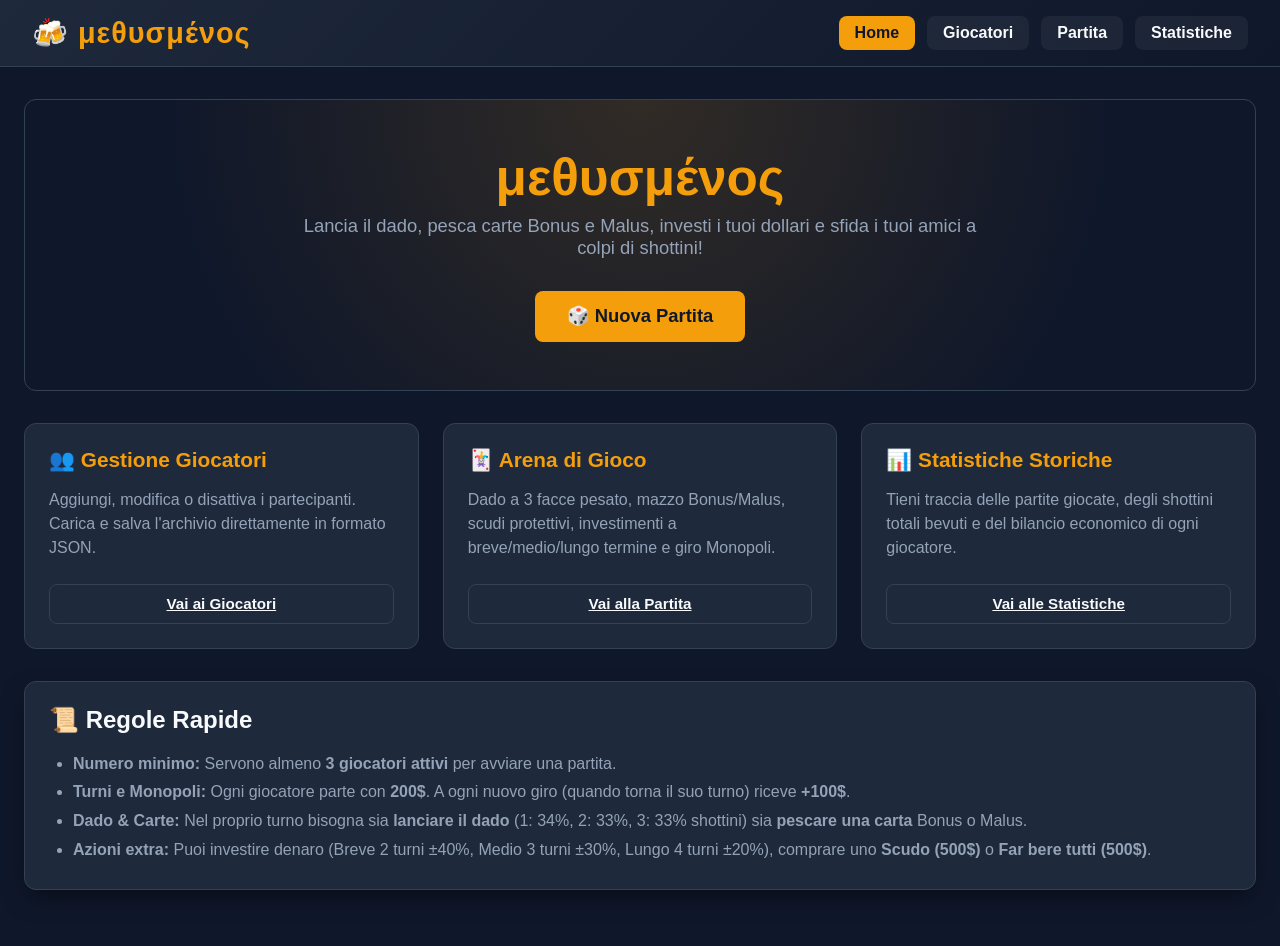
<file: codici/index/index.html>
<!DOCTYPE html>
<html lang="it">
<head>
  <meta charset="UTF-8">
  <meta name="viewport" content="width=device-width, initial-scale=1.0">
  <title>μεθυσμένος - Home</title>
  <link rel="stylesheet" href="index.css">
</head>
<body>
  <header>
    <a href="index.html" class="logo">🍻 μεθυσμένος</a>
    <nav>
      <a href="index.html" class="active">Home</a>
      <a href="../giocatori/giocatori.html">Giocatori</a>
      <a href="../partita/partita.html">Partita</a>
      <a href="../statistiche/statistiche.html">Statistiche</a>
    </nav>
  </header>

  <main>
    <section class="hero">
      <h1>μεθυσμένος</h1>
      <p>Lancia il dado, pesca carte Bonus e Malus, investi i tuoi dollari e sfida i tuoi amici a colpi di shottini!</p>
      <button id="btnOpenStartModal" class="btn btn-primary" style="font-size: 1.15rem; padding: 0.9rem 2rem;">
        🎲 Nuova Partita
      </button>
    </section>

    <div class="grid-cards">
      <div class="feature-card">
        <div>
          <h3>👥 Gestione Giocatori</h3>
          <p>Aggiungi, modifica o disattiva i partecipanti. Carica e salva l'archivio direttamente in formato JSON.</p>
        </div>
        <a href="../giocatori/giocatori.html" class="btn btn-outline">Vai ai Giocatori</a>
      </div>

      <div class="feature-card">
        <div>
          <h3>🃏 Arena di Gioco</h3>
          <p>Dado a 3 facce pesato, mazzo Bonus/Malus, scudi protettivi, investimenti a breve/medio/lungo termine e giro Monopoli.</p>
        </div>
        <a href="../partita/partita.html" class="btn btn-outline">Vai alla Partita</a>
      </div>

      <div class="feature-card">
        <div>
          <h3>📊 Statistiche Storiche</h3>
          <p>Tieni traccia delle partite giocate, degli shottini totali bevuti e del bilancio economico di ogni giocatore.</p>
        </div>
        <a href="../statistiche/statistiche.html" class="btn btn-outline">Vai alle Statistiche</a>
      </div>
    </div>

    <div class="card">
      <h2>📜 Regole Rapide</h2>
      <ul style="padding-left: 1.5rem; color: var(--text-muted); line-height: 1.8;">
        <li><strong>Numero minimo:</strong> Servono almeno <strong>3 giocatori attivi</strong> per avviare una partita.</li>
        <li><strong>Turni e Monopoli:</strong> Ogni giocatore parte con <strong>200$</strong>. A ogni nuovo giro (quando torna il suo turno) riceve <strong>+100$</strong>.</li>
        <li><strong>Dado & Carte:</strong> Nel proprio turno bisogna sia <strong>lanciare il dado</strong> (1: 34%, 2: 33%, 3: 33% shottini) sia <strong>pescare una carta</strong> Bonus o Malus.</li>
        <li><strong>Azioni extra:</strong> Puoi investire denaro (Breve 2 turni ±40%, Medio 3 turni ±30%, Lungo 4 turni ±20%), comprare uno <strong>Scudo (500$)</strong> o <strong>Far bere tutti (500$)</strong>.</li>
      </ul>
    </div>
  </main>

  <!-- Modal Avvio Partita -->
  <div id="startModal" class="modal-backdrop">
    <div class="modal">
      <div class="modal-header">
        <h3>Seleziona Giocatori (Minimo 3)</h3>
        <button class="modal-close" id="closeStartModal">&times;</button>
      </div>
      <div id="startAlert" class="alert alert-danger" style="display:none;"></div>
      <p style="color: var(--text-muted); font-size: 0.9rem;">Seleziona almeno 3 giocatori attivi dal database per iniziare la partita:</p>
      <div id="playerCheckList" class="player-selector-grid"></div>
      <div class="modal-footer">
        <a href="../giocatori/giocatori.html" class="btn btn-outline">Gestisci Giocatori</a>
        <button id="confirmStartGame" class="btn btn-success">Inizia Partita</button>
      </div>
    </div>
  </div>

  <script src="index.js"></script>
</body>
</html>
</file>
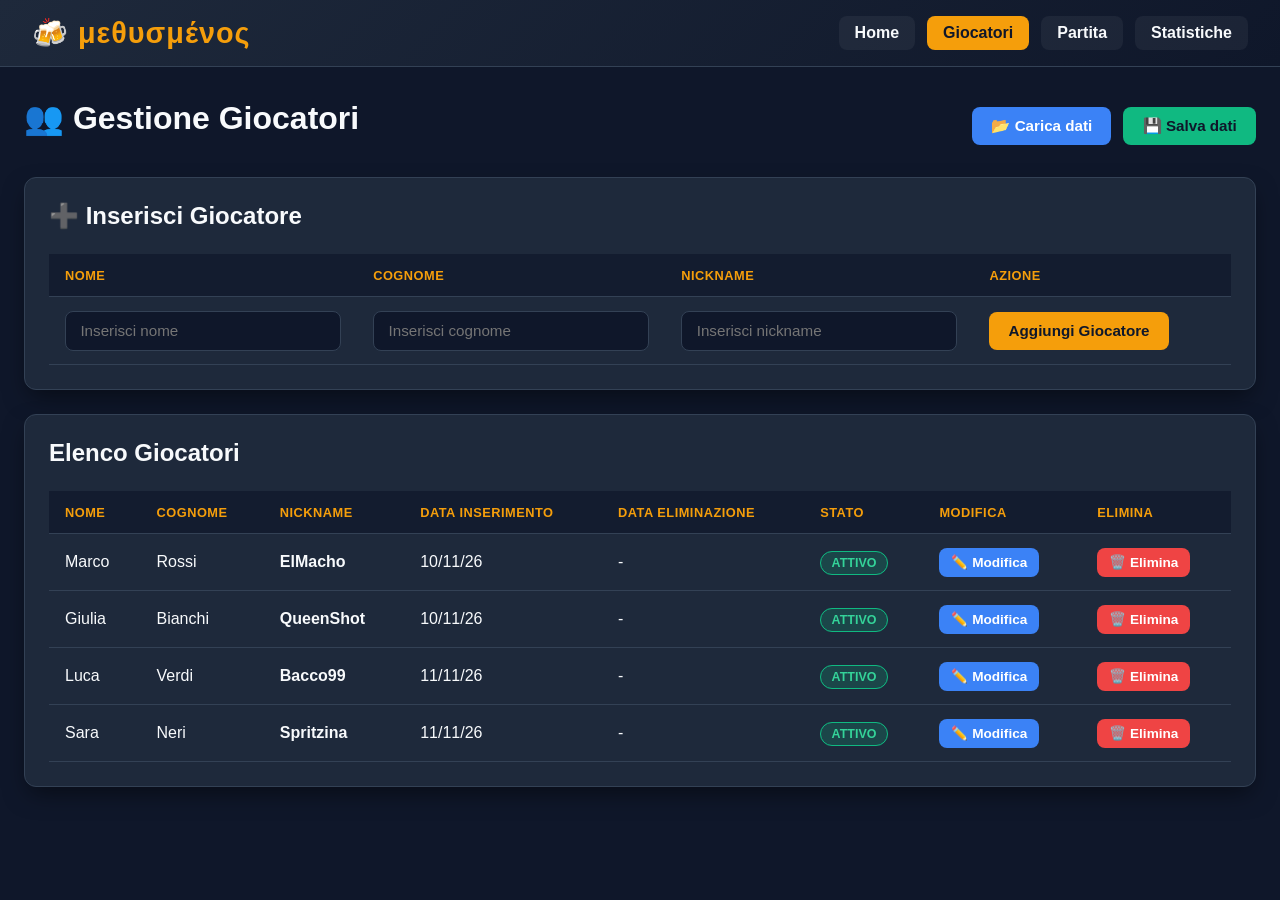
<file: codici/giocatori/giocatori.html>
<!DOCTYPE html>
<html lang="it">
<head>
  <meta charset="UTF-8">
  <meta name="viewport" content="width=device-width, initial-scale=1.0">
  <title>μεθυσμένος - Giocatori</title>
  <link rel="stylesheet" href="giocatori.css">
</head>
<body>
  <header>
    <a href="../index/index.html" class="logo">🍻 μεθυσμένος</a>
    <nav>
      <a href="../index/index.html">Home</a>
      <a href="giocatori.html" class="active">Giocatori</a>
      <a href="../partita/partita.html">Partita</a>
      <a href="../statistiche/statistiche.html">Statistiche</a>
    </nav>
  </header>

  <main>
    <div class="toolbar">
      <h1>👥 Gestione Giocatori</h1>
      <div style="display:flex; gap:0.75rem;">
        <button id="btnOpenLoadModal" class="btn btn-info">📂 Carica dati</button>
        <button id="btnOpenSaveModal" class="btn btn-success">💾 Salva dati</button>
      </div>
    </div>

    <div id="statusBanner" class="alert" style="display:none;"></div>

    <!-- Tabella / Form di inserimento e modifica giocatore -->
    <div class="card">
      <h2 id="formTitle">➕ Inserisci Giocatore</h2>
      <form id="playerForm">
        <input type="hidden" id="editPlayerId" value="">
        <div class="table-responsive">
          <table>
            <thead>
              <tr>
                <th>NOME</th>
                <th>COGNOME</th>
                <th>NICKNAME</th>
                <th>AZIONE</th>
              </tr>
            </thead>
            <tbody>
              <tr>
                <td><input type="text" id="inputNome" placeholder="Inserisci nome" required></td>
                <td><input type="text" id="inputCognome" placeholder="Inserisci cognome" required></td>
                <td><input type="text" id="inputNickname" placeholder="Inserisci nickname" required></td>
                <td style="white-space: nowrap;">
                  <button type="submit" id="btnSubmitPlayer" class="btn btn-primary">Aggiungi Giocatore</button>
                  <button type="button" id="btnCancelEdit" class="btn btn-outline" style="display:none;">Annulla</button>
                </td>
              </tr>
            </tbody>
          </table>
        </div>
      </form>
    </div>

    <!-- Tabella elenco giocatori -->
    <div class="card">
      <h2>Elenco Giocatori</h2>
      <div class="table-responsive">
        <table>
          <thead>
            <tr>
              <th>NOME</th>
              <th>COGNOME</th>
              <th>NICKNAME</th>
              <th>DATA INSERIMENTO</th>
              <th>DATA ELIMINAZIONE</th>
              <th>STATO</th>
              <th>MODIFICA</th>
              <th>ELIMINA</th>
            </tr>
          </thead>
          <tbody id="playersTableBody"></tbody>
        </table>
      </div>
    </div>
  </main>

  <!-- Popup Carica Dati -->
  <div id="loadModal" class="modal-backdrop">
    <div class="modal">
      <div class="modal-header">
        <h3>📂 Carica dati (giocatori.json)</h3>
        <button class="modal-close" data-close="loadModal">&times;</button>
      </div>
      <div class="form-group">
        <label for="jsonFileInput">Seleziona il file JSON dei giocatori:</label>
        <input type="file" id="jsonFileInput" accept=".json,application/json">
      </div>
      <div class="modal-footer">
        <button class="btn btn-outline" data-close="loadModal">Chiudi</button>
        <button id="confirmLoadJson" class="btn btn-info">Carica nel Database</button>
      </div>
    </div>
  </div>

  <!-- Popup Salva Dati -->
  <div id="saveModal" class="modal-backdrop">
    <div class="modal">
      <div class="modal-header">
        <h3>💾 Salva dati (giocatori.json)</h3>
        <button class="modal-close" data-close="saveModal">&times;</button>
      </div>
      <p style="color: var(--text-muted); margin-bottom: 1rem;">
        Salva l'archivio aggiornato su <strong>giocatori.json</strong>. Se utilizzi un browser compatibile puoi sovrascrivere direttamente il file locale selezionandolo, oppure scaricarlo nella cartella del progetto.
      </p>
      <div class="form-group">
        <label for="saveFileName">Nome file:</label>
        <input type="text" id="saveFileName" value="giocatori.json">
      </div>
      <div class="modal-footer">
        <button class="btn btn-outline" data-close="saveModal">Annulla</button>
        <button id="confirmSaveJson" class="btn btn-success">Salva File JSON</button>
      </div>
    </div>
  </div>

  <script src="giocatori.js"></script>
</body>
</html>
</file>
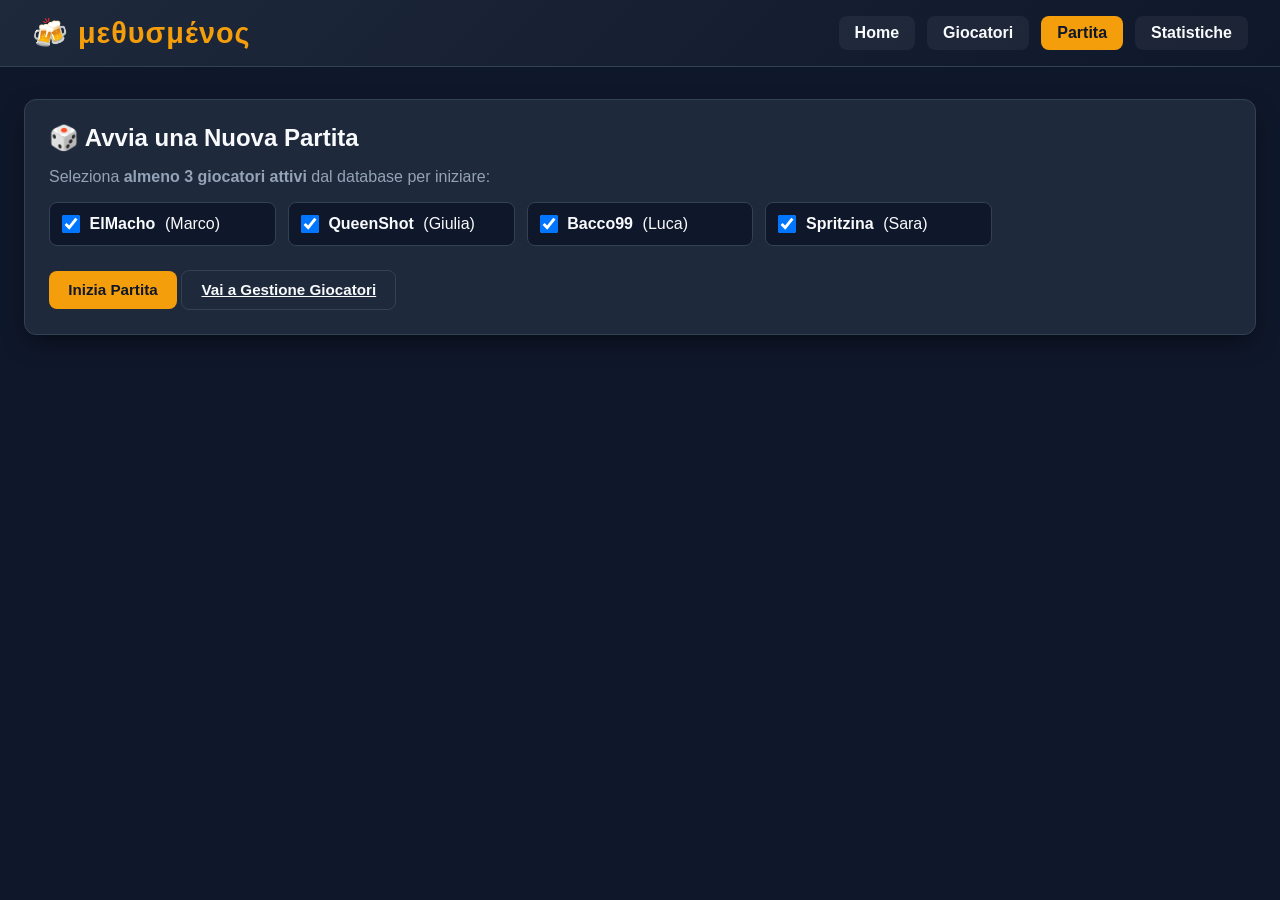
<file: codici/partita/partita.html>
<!DOCTYPE html>
<html lang="it">
<head>
  <meta charset="UTF-8">
  <meta name="viewport" content="width=device-width, initial-scale=1.0">
  <title>μεθυσμένος - Partita</title>
  <link rel="stylesheet" href="partita.css">
</head>
<body>
  <header>
    <a href="../index/index.html" class="logo">🍻 μεθυσμένος</a>
    <nav>
      <a href="../index/index.html">Home</a>
      <a href="../giocatori/giocatori.html">Giocatori</a>
      <a href="partita.html" class="active">Partita</a>
      <a href="../statistiche/statistiche.html">Statistiche</a>
    </nav>
  </header>

  <main>
    <!-- Schermata di selezione se nessuna partita è in corso -->
    <div id="setupScreen" class="card" style="display:none;">
      <h2>🎲 Avvia una Nuova Partita</h2>
      <div id="setupAlert" class="alert alert-danger" style="display:none;"></div>
      <p style="color: var(--text-muted); margin-bottom: 1rem;">
        Seleziona <strong>almeno 3 giocatori attivi</strong> dal database per iniziare:
      </p>
      <div id="setupPlayerList" style="display:grid; grid-template-columns: repeat(auto-fill, minmax(220px, 1fr)); gap:0.75rem; margin-bottom:1.5rem;"></div>
      <button id="btnStartFromPartita" class="btn btn-primary">Inizia Partita</button>
      <a href="../giocatori/giocatori.html" class="btn btn-outline">Vai a Gestione Giocatori</a>
    </div>

    <!-- Arena di Gioco Attiva -->
    <div id="gameArena" style="display:none;">
      <div class="turn-banner">
        <div class="turn-info">
          <div style="font-size:0.85rem; text-transform:uppercase; color:var(--text-muted); font-weight:700;">
            Turno Generale #<span id="roundNumber">1</span>
          </div>
          <h2>Tocca a: <span id="currentPlayerName">-</span></h2>
          <p id="turnStatusText" style="color: var(--text-muted); font-size:0.95rem;">
            Devi lanciare il dado e pescare una carta per completare il turno.
          </p>
        </div>

        <div style="display:flex; align-items:center; gap:1rem; flex-wrap:wrap;">
          <div class="dice-box" id="diceResultBox" title="Ultimo lancio dado">🎲 -</div>
          <div class="turn-controls">
            <button id="btnRollDice" class="btn btn-primary">🎲 Lancia dado</button>
            <button id="btnDrawCard" class="btn btn-purple">🃏 Pesca carta</button>
            <button id="btnNextTurn" class="btn btn-success" disabled>➡️ Prossimo turno</button>
            <button id="btnEndGame" class="btn btn-danger">🏁 Termina Partita</button>
          </div>
        </div>
      </div>

      <!-- Risultato ultima carta pescata -->
      <div id="lastCardDisplay" class="card-reveal" style="display:none;"></div>

      <!-- Tabella Principale Giocatori -->
      <div class="card">
        <div class="table-responsive">
          <table>
            <thead>
              <tr>
                <th>Nickname</th>
                <th>Soldi posseduti</th>
                <th>Shottini</th>
                <th>Investi</th>
                <th>Fai bere tutti</th>
                <th>Scudo</th>
              </tr>
            </thead>
            <tbody id="gameTableBody"></tbody>
          </table>
        </div>

        <div style="margin-top: 1.25rem; display:flex; justify-content:space-between; align-items:center; flex-wrap:wrap; gap:1rem;">
          <button id="btnLegenda" class="btn btn-outline">📖 Legenda</button>
          <span style="color:var(--text-muted); font-size:0.85rem;">
            Logica Monopoli attiva: +100$ all'inizio di ogni nuovo turno del giocatore.
          </span>
        </div>
      </div>

      <!-- Registro Eventi -->
      <div class="card">
        <h3>📋 Registro della Partita</h3>
        <div id="gameLogs" class="log-box"></div>
      </div>
    </div>
  </main>

  <!-- POPUP LEGENDA -->
  <div id="legendaModal" class="modal-backdrop">
    <div class="modal">
      <div class="modal-header">
        <h3>📖 Legenda della Partita</h3>
        <button class="modal-close" data-close="legendaModal">&times;</button>
      </div>
      <ul style="list-style:none; display:flex; flex-direction:column; gap:0.85rem; line-height:1.5;">
        <li><strong>Nickname:</strong> è il soprannome del giocatore.</li>
        <li><strong>Soldi posseduti:</strong> sono i soldi che quella persona possiede in quel momento.</li>
        <li><strong>Shottini:</strong> sono quanti shottini una persona ha bevuto in quella partita.</li>
        <li><strong>Fai bere tutti:</strong> fa aumentare il counter “shottini” di 1 a tutti (costo 500$).</li>
        <li><strong>Scudo:</strong> ogni malus viene annullato e il lancio del dato non verrà contato (costo 500$).</li>
      </ul>
      <div class="modal-footer">
        <button class="btn btn-primary" data-close="legendaModal">Ho capito</button>
      </div>
    </div>
  </div>

  <!-- POPUP INVESTIMENTI -->
  <div id="investModal" class="modal-backdrop">
    <div class="modal">
      <div class="modal-header">
        <h3>📈 Nuovo Investimento - <span id="investPlayerNickname"></span></h3>
        <button class="modal-close" data-close="investModal">&times;</button>
      </div>
      <div id="investError" class="alert alert-danger" style="display:none;"></div>
      <div class="form-group">
        <label for="investAmount">Quanto vuoi investire ($)</label>
        <input type="number" id="investAmount" min="1" step="1" placeholder="Es. 100">
      </div>
      <div class="form-group">
        <label for="investType">Tipologia di investimento</label>
        <select id="investType">
          <option value="breve">Breve termine (rischio 40%, +/- 40% dopo 2 turni)</option>
          <option value="medio">Medio termine (rischio 30%, +/- 30% dopo 3 turni)</option>
          <option value="lungo">Lungo termine (rischio 20%, +/- 20% dopo 4 turni)</option>
        </select>
      </div>
      <div class="modal-footer">
        <button class="btn btn-outline" data-close="investModal">Annulla</button>
        <button id="confirmInvestBtn" class="btn btn-success">Conferma Investimento</button>
      </div>
    </div>
  </div>

  <!-- POPUP SCELTA GIOCATORE BERSAGLIO (Per carte come "scegli a chi far bere" o "scambia bicchiere") -->
  <div id="targetPlayerModal" class="modal-backdrop">
    <div class="modal">
      <div class="modal-header">
        <h3 id="targetModalTitle">Scegli un giocatore</h3>
      </div>
      <p id="targetModalDesc" style="color:var(--text-muted);"></p>
      <div id="targetModalList" class="target-btn-list"></div>
    </div>
  </div>

  <script src="partita.js"></script>
</body>
</html>
</file>
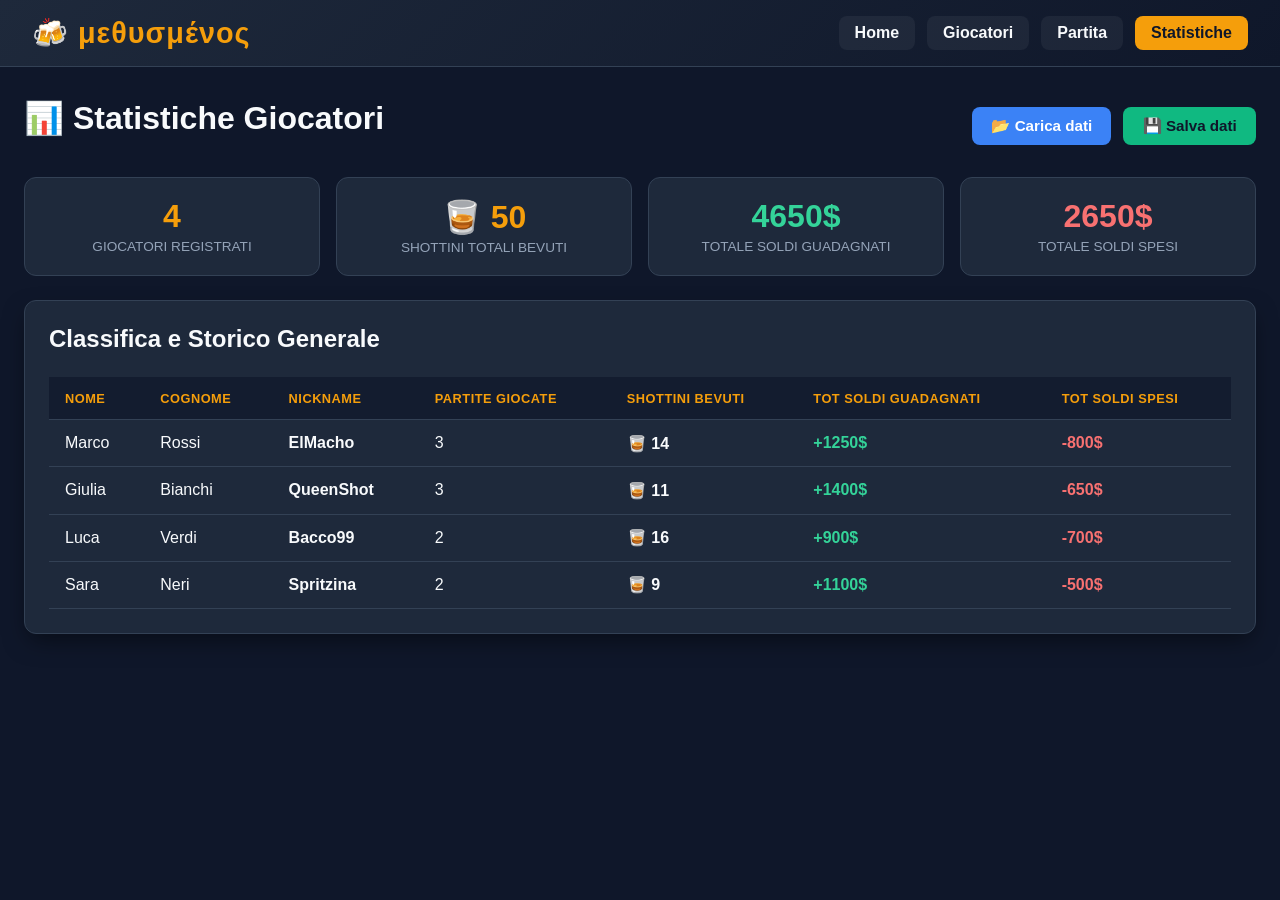
<file: codici/statistiche/statistiche.html>
<!DOCTYPE html>
<html lang="it">
<head>
  <meta charset="UTF-8">
  <meta name="viewport" content="width=device-width, initial-scale=1.0">
  <title>μεθυσμένος - Statistiche</title>
  <link rel="stylesheet" href="statistiche.css">
</head>
<body>
  <header>
    <a href="../index/index.html" class="logo">🍻 μεθυσμένος</a>
    <nav>
      <a href="../index/index.html">Home</a>
      <a href="../giocatori/giocatori.html">Giocatori</a>
      <a href="../partita/partita.html">Partita</a>
      <a href="statistiche.html" class="active">Statistiche</a>
    </nav>
  </header>

  <main>
    <div class="toolbar">
      <h1>📊 Statistiche Giocatori</h1>
      <div style="display:flex; gap:0.75rem;">
        <button id="btnOpenLoadModal" class="btn btn-info">📂 Carica dati</button>
        <button id="btnOpenSaveModal" class="btn btn-success">💾 Salva dati</button>
      </div>
    </div>

    <div id="statusBanner" class="alert" style="display:none;"></div>

    <div class="kpi-grid" id="kpiContainer"></div>

    <div class="card">
      <h2>Classifica e Storico Generale</h2>
      <div class="table-responsive">
        <table>
          <thead>
            <tr>
              <th>NOME</th>
              <th>COGNOME</th>
              <th>NICKNAME</th>
              <th>PARTITE GIOCATE</th>
              <th>SHOTTINI BEVUTI</th>
              <th>TOT SOLDI GUADAGNATI</th>
              <th>TOT SOLDI SPESI</th>
            </tr>
          </thead>
          <tbody id="statsTableBody"></tbody>
        </table>
      </div>
    </div>
  </main>

  <!-- Popup Carica Dati -->
  <div id="loadModal" class="modal-backdrop">
    <div class="modal">
      <div class="modal-header">
        <h3>📂 Carica dati (statistiche.json)</h3>
        <button class="modal-close" data-close="loadModal">&times;</button>
      </div>
      <div class="form-group">
        <label for="jsonFileInput">Seleziona il file JSON delle statistiche:</label>
        <input type="file" id="jsonFileInput" accept=".json,application/json">
      </div>
      <div class="modal-footer">
        <button class="btn btn-outline" data-close="loadModal">Chiudi</button>
        <button id="confirmLoadJson" class="btn btn-info">Carica nel Database</button>
      </div>
    </div>
  </div>

  <!-- Popup Salva Dati -->
  <div id="saveModal" class="modal-backdrop">
    <div class="modal">
      <div class="modal-header">
        <h3>💾 Salva dati (statistiche.json)</h3>
        <button class="modal-close" data-close="saveModal">&times;</button>
      </div>
      <p style="color: var(--text-muted); margin-bottom: 1rem;">
        Salva le statistiche aggiornate su <strong>statistiche.json</strong> sovrascrivendo il file precedente.
      </p>
      <div class="form-group">
        <label for="saveFileName">Nome file:</label>
        <input type="text" id="saveFileName" value="statistiche.json">
      </div>
      <div class="modal-footer">
        <button class="btn btn-outline" data-close="saveModal">Annulla</button>
        <button id="confirmSaveJson" class="btn btn-success">Salva File JSON</button>
      </div>
    </div>
  </div>

  <script src="statistiche.js"></script>
</body>
</html>
</file>
<file: codici/index/index.css>
:root {
  --bg-dark: #0f172a;
  --bg-card: #1e293b;
  --bg-card-hover: #334155;
  --accent-primary: #f59e0b;
  --accent-secondary: #10b981;
  --accent-danger: #ef4444;
  --accent-info: #3b82f6;
  --accent-purple: #8b5cf6;
  --text-main: #f8fafc;
  --text-muted: #94a3b8;
  --border-color: #334155;
  --radius: 12px;
  --shadow: 0 10px 25px -5px rgba(0, 0, 0, 0.5);
}

* {
  box-sizing: border-box;
  margin: 0;
  padding: 0;
  font-family: 'Segoe UI', Roboto, Helvetica, Arial, sans-serif;
}

body {
  background-color: var(--bg-dark);
  color: var(--text-main);
  min-height: 100vh;
  display: flex;
  flex-direction: column;
}

header {
  background: linear-gradient(135deg, #1e293b 0%, #0f172a 100%);
  border-bottom: 1px solid var(--border-color);
  padding: 1rem 2rem;
  display: flex;
  justify-content: space-between;
  align-items: center;
  flex-wrap: wrap;
  gap: 1rem;
  position: sticky;
  top: 0;
  z-index: 100;
}

.logo {
  font-size: 1.8rem;
  font-weight: 800;
  color: var(--accent-primary);
  text-decoration: none;
  letter-spacing: 1px;
  display: flex;
  align-items: center;
  gap: 0.5rem;
}

nav {
  display: flex;
  gap: 0.75rem;
  flex-wrap: wrap;
}

nav a {
  color: var(--text-main);
  text-decoration: none;
  padding: 0.5rem 1rem;
  border-radius: 8px;
  font-weight: 600;
  transition: all 0.2s;
  background: rgba(255, 255, 255, 0.05);
}

nav a:hover, nav a.active {
  background: var(--accent-primary);
  color: #0f172a;
}

main {
  flex: 1;
  max-width: 1300px;
  width: 100%;
  margin: 0 auto;
  padding: 2rem 1.5rem;
}

h1, h2, h3 {
  margin-bottom: 1rem;
  color: var(--text-main);
}

.card {
  background-color: var(--bg-card);
  border: 1px solid var(--border-color);
  border-radius: var(--radius);
  padding: 1.5rem;
  box-shadow: var(--shadow);
  margin-bottom: 1.5rem;
}

button, .btn {
  cursor: pointer;
  border: none;
  border-radius: 8px;
  padding: 0.65rem 1.2rem;
  font-weight: 700;
  font-size: 0.95rem;
  transition: transform 0.1s, opacity 0.2s, background-color 0.2s;
  display: inline-flex;
  align-items: center;
  justify-content: center;
  gap: 0.4rem;
}

button:hover:not(:disabled), .btn:hover {
  opacity: 0.9;
  transform: translateY(-1px);
}

button:active:not(:disabled) {
  transform: translateY(0);
}

button:disabled {
  opacity: 0.45;
  cursor: not-allowed;
}

.btn-primary { background-color: var(--accent-primary); color: #0f172a; }
.btn-success { background-color: var(--accent-secondary); color: #0f172a; }
.btn-danger { background-color: var(--accent-danger); color: #fff; }
.btn-info { background-color: var(--accent-info); color: #fff; }
.btn-purple { background-color: var(--accent-purple); color: #fff; }
.btn-outline { background: transparent; border: 1px solid var(--border-color); color: var(--text-main); }
.btn-sm { padding: 0.4rem 0.75rem; font-size: 0.85rem; }

.table-responsive {
  overflow-x: auto;
  width: 100%;
}

table {
  width: 100%;
  border-collapse: collapse;
  margin-top: 0.5rem;
}

th, td {
  padding: 0.85rem 1rem;
  text-align: left;
  border-bottom: 1px solid var(--border-color);
}

th {
  background-color: rgba(15, 23, 42, 0.7);
  color: var(--accent-primary);
  font-weight: 700;
  text-transform: uppercase;
  font-size: 0.8rem;
  letter-spacing: 0.5px;
}

tr:hover td {
  background-color: rgba(255, 255, 255, 0.03);
}

input, select {
  background-color: #0f172a;
  border: 1px solid var(--border-color);
  color: var(--text-main);
  padding: 0.65rem 0.9rem;
  border-radius: 8px;
  font-size: 0.95rem;
  width: 100%;
}

input:focus, select:focus {
  outline: none;
  border-color: var(--accent-primary);
}

.badge {
  padding: 0.25rem 0.65rem;
  border-radius: 999px;
  font-size: 0.78rem;
  font-weight: 700;
  text-transform: uppercase;
}

.badge-active { background: rgba(16, 185, 129, 0.2); color: #34d399; border: 1px solid #10b981; }
.badge-inactive { background: rgba(239, 68, 68, 0.2); color: #f87171; border: 1px solid #ef4444; }

/* Modal / Popup */
.modal-backdrop {
  position: fixed;
  inset: 0;
  background: rgba(0, 0, 0, 0.75);
  backdrop-filter: blur(4px);
  display: none;
  align-items: center;
  justify-content: center;
  z-index: 1000;
  padding: 1rem;
}

.modal-backdrop.open {
  display: flex;
}

.modal {
  background: var(--bg-card);
  border: 1px solid var(--border-color);
  border-radius: var(--radius);
  max-width: 520px;
  width: 100%;
  padding: 1.75rem;
  box-shadow: var(--shadow);
  animation: popIn 0.2s ease-out;
  max-height: 90vh;
  overflow-y: auto;
}

@keyframes popIn {
  from { transform: scale(0.93); opacity: 0; }
  to { transform: scale(1); opacity: 1; }
}

.modal-header {
  display: flex;
  justify-content: space-between;
  align-items: center;
  margin-bottom: 1.2rem;
  border-bottom: 1px solid var(--border-color);
  padding-bottom: 0.75rem;
}

.modal-close {
  background: transparent;
  color: var(--text-muted);
  font-size: 1.4rem;
  padding: 0.2rem 0.5rem;
}

.modal-footer {
  display: flex;
  justify-content: flex-end;
  gap: 0.75rem;
  margin-top: 1.5rem;
}

.form-group {
  margin-bottom: 1rem;
}

.form-group label {
  display: block;
  margin-bottom: 0.4rem;
  font-weight: 600;
  color: var(--text-muted);
}

.alert {
  padding: 0.9rem 1.2rem;
  border-radius: 8px;
  margin-bottom: 1rem;
  font-weight: 600;
}

.alert-warning {
  background: rgba(245, 158, 11, 0.15);
  border: 1px solid var(--accent-primary);
  color: #fbbf24;
}

.alert-danger {
  background: rgba(239, 68, 68, 0.15);
  border: 1px solid var(--accent-danger);
  color: #f87171;
}

.alert-success {
  background: rgba(16, 185, 129, 0.15);
  border: 1px solid var(--accent-secondary);
  color: #34d399;
}

.hero {
  text-align: center;
  padding: 3rem 1.5rem;
  background: radial-gradient(circle at top, rgba(245, 158, 11, 0.15), transparent 70%);
  border-radius: var(--radius);
  border: 1px solid var(--border-color);
  margin-bottom: 2rem;
}

.hero h1 {
  font-size: 3.2rem;
  color: var(--accent-primary);
  margin-bottom: 0.5rem;
}

.hero p {
  font-size: 1.15rem;
  color: var(--text-muted);
  max-width: 700px;
  margin: 0 auto 2rem auto;
}

.grid-cards {
  display: grid;
  grid-template-columns: repeat(auto-fit, minmax(280px, 1fr));
  gap: 1.5rem;
  margin-bottom: 2rem;
}

.feature-card {
  background: var(--bg-card);
  border: 1px solid var(--border-color);
  border-radius: var(--radius);
  padding: 1.5rem;
  display: flex;
  flex-direction: column;
  justify-content: space-between;
  transition: transform 0.2s, border-color 0.2s;
}

.feature-card:hover {
  transform: translateY(-4px);
  border-color: var(--accent-primary);
}

.feature-card h3 {
  color: var(--accent-primary);
  font-size: 1.3rem;
}

.feature-card p {
  color: var(--text-muted);
  margin-bottom: 1.5rem;
  line-height: 1.5;
}

.player-selector-grid {
  display: grid;
  grid-template-columns: repeat(auto-fill, minmax(210px, 1fr));
  gap: 0.75rem;
  margin-top: 1rem;
}

.player-check-item {
  background: #0f172a;
  border: 1px solid var(--border-color);
  border-radius: 8px;
  padding: 0.75rem 1rem;
  display: flex;
  align-items: center;
  gap: 0.75rem;
  cursor: pointer;
  transition: border-color 0.2s;
}

.player-check-item:hover {
  border-color: var(--accent-primary);
}

.player-check-item input[type="checkbox"] {
  width: 18px;
  height: 18px;
  accent-color: var(--accent-primary);
}
</file>
<file: codici/giocatori/giocatori.css>
:root {
  --bg-dark: #0f172a;
  --bg-card: #1e293b;
  --bg-card-hover: #334155;
  --accent-primary: #f59e0b;
  --accent-secondary: #10b981;
  --accent-danger: #ef4444;
  --accent-info: #3b82f6;
  --accent-purple: #8b5cf6;
  --text-main: #f8fafc;
  --text-muted: #94a3b8;
  --border-color: #334155;
  --radius: 12px;
  --shadow: 0 10px 25px -5px rgba(0, 0, 0, 0.5);
}

* {
  box-sizing: border-box;
  margin: 0;
  padding: 0;
  font-family: 'Segoe UI', Roboto, Helvetica, Arial, sans-serif;
}

body {
  background-color: var(--bg-dark);
  color: var(--text-main);
  min-height: 100vh;
  display: flex;
  flex-direction: column;
}

header {
  background: linear-gradient(135deg, #1e293b 0%, #0f172a 100%);
  border-bottom: 1px solid var(--border-color);
  padding: 1rem 2rem;
  display: flex;
  justify-content: space-between;
  align-items: center;
  flex-wrap: wrap;
  gap: 1rem;
  position: sticky;
  top: 0;
  z-index: 100;
}

.logo {
  font-size: 1.8rem;
  font-weight: 800;
  color: var(--accent-primary);
  text-decoration: none;
  letter-spacing: 1px;
  display: flex;
  align-items: center;
  gap: 0.5rem;
}

nav {
  display: flex;
  gap: 0.75rem;
  flex-wrap: wrap;
}

nav a {
  color: var(--text-main);
  text-decoration: none;
  padding: 0.5rem 1rem;
  border-radius: 8px;
  font-weight: 600;
  transition: all 0.2s;
  background: rgba(255, 255, 255, 0.05);
}

nav a:hover, nav a.active {
  background: var(--accent-primary);
  color: #0f172a;
}

main {
  flex: 1;
  max-width: 1300px;
  width: 100%;
  margin: 0 auto;
  padding: 2rem 1.5rem;
}

h1, h2, h3 {
  margin-bottom: 1rem;
  color: var(--text-main);
}

.card {
  background-color: var(--bg-card);
  border: 1px solid var(--border-color);
  border-radius: var(--radius);
  padding: 1.5rem;
  box-shadow: var(--shadow);
  margin-bottom: 1.5rem;
}

button, .btn {
  cursor: pointer;
  border: none;
  border-radius: 8px;
  padding: 0.65rem 1.2rem;
  font-weight: 700;
  font-size: 0.95rem;
  transition: transform 0.1s, opacity 0.2s, background-color 0.2s;
  display: inline-flex;
  align-items: center;
  justify-content: center;
  gap: 0.4rem;
}

button:hover:not(:disabled), .btn:hover {
  opacity: 0.9;
  transform: translateY(-1px);
}

button:active:not(:disabled) {
  transform: translateY(0);
}

button:disabled {
  opacity: 0.45;
  cursor: not-allowed;
}

.btn-primary { background-color: var(--accent-primary); color: #0f172a; }
.btn-success { background-color: var(--accent-secondary); color: #0f172a; }
.btn-danger { background-color: var(--accent-danger); color: #fff; }
.btn-info { background-color: var(--accent-info); color: #fff; }
.btn-purple { background-color: var(--accent-purple); color: #fff; }
.btn-outline { background: transparent; border: 1px solid var(--border-color); color: var(--text-main); }
.btn-sm { padding: 0.4rem 0.75rem; font-size: 0.85rem; }

.table-responsive {
  overflow-x: auto;
  width: 100%;
}

table {
  width: 100%;
  border-collapse: collapse;
  margin-top: 0.5rem;
}

th, td {
  padding: 0.85rem 1rem;
  text-align: left;
  border-bottom: 1px solid var(--border-color);
}

th {
  background-color: rgba(15, 23, 42, 0.7);
  color: var(--accent-primary);
  font-weight: 700;
  text-transform: uppercase;
  font-size: 0.8rem;
  letter-spacing: 0.5px;
}

tr:hover td {
  background-color: rgba(255, 255, 255, 0.03);
}

input, select {
  background-color: #0f172a;
  border: 1px solid var(--border-color);
  color: var(--text-main);
  padding: 0.65rem 0.9rem;
  border-radius: 8px;
  font-size: 0.95rem;
  width: 100%;
}

input:focus, select:focus {
  outline: none;
  border-color: var(--accent-primary);
}

.badge {
  padding: 0.25rem 0.65rem;
  border-radius: 999px;
  font-size: 0.78rem;
  font-weight: 700;
  text-transform: uppercase;
}

.badge-active { background: rgba(16, 185, 129, 0.2); color: #34d399; border: 1px solid #10b981; }
.badge-inactive { background: rgba(239, 68, 68, 0.2); color: #f87171; border: 1px solid #ef4444; }

/* Modal / Popup */
.modal-backdrop {
  position: fixed;
  inset: 0;
  background: rgba(0, 0, 0, 0.75);
  backdrop-filter: blur(4px);
  display: none;
  align-items: center;
  justify-content: center;
  z-index: 1000;
  padding: 1rem;
}

.modal-backdrop.open {
  display: flex;
}

.modal {
  background: var(--bg-card);
  border: 1px solid var(--border-color);
  border-radius: var(--radius);
  max-width: 520px;
  width: 100%;
  padding: 1.75rem;
  box-shadow: var(--shadow);
  animation: popIn 0.2s ease-out;
  max-height: 90vh;
  overflow-y: auto;
}

@keyframes popIn {
  from { transform: scale(0.93); opacity: 0; }
  to { transform: scale(1); opacity: 1; }
}

.modal-header {
  display: flex;
  justify-content: space-between;
  align-items: center;
  margin-bottom: 1.2rem;
  border-bottom: 1px solid var(--border-color);
  padding-bottom: 0.75rem;
}

.modal-close {
  background: transparent;
  color: var(--text-muted);
  font-size: 1.4rem;
  padding: 0.2rem 0.5rem;
}

.modal-footer {
  display: flex;
  justify-content: flex-end;
  gap: 0.75rem;
  margin-top: 1.5rem;
}

.form-group {
  margin-bottom: 1rem;
}

.form-group label {
  display: block;
  margin-bottom: 0.4rem;
  font-weight: 600;
  color: var(--text-muted);
}

.alert {
  padding: 0.9rem 1.2rem;
  border-radius: 8px;
  margin-bottom: 1rem;
  font-weight: 600;
}

.alert-warning {
  background: rgba(245, 158, 11, 0.15);
  border: 1px solid var(--accent-primary);
  color: #fbbf24;
}

.alert-danger {
  background: rgba(239, 68, 68, 0.15);
  border: 1px solid var(--accent-danger);
  color: #f87171;
}

.alert-success {
  background: rgba(16, 185, 129, 0.15);
  border: 1px solid var(--accent-secondary);
  color: #34d399;
}

.form-grid {
  display: grid;
  grid-template-columns: repeat(auto-fit, minmax(200px, 1fr));
  gap: 1rem;
  align-items: end;
}

.toolbar {
  display: flex;
  justify-content: space-between;
  align-items: center;
  flex-wrap: wrap;
  gap: 1rem;
  margin-bottom: 1.5rem;
}

.actions-cell {
  display: flex;
  gap: 0.5rem;
}
</file>
<file: codici/partita/partita.css>
:root {
  --bg-dark: #0f172a;
  --bg-card: #1e293b;
  --bg-card-hover: #334155;
  --accent-primary: #f59e0b;
  --accent-secondary: #10b981;
  --accent-danger: #ef4444;
  --accent-info: #3b82f6;
  --accent-purple: #8b5cf6;
  --text-main: #f8fafc;
  --text-muted: #94a3b8;
  --border-color: #334155;
  --radius: 12px;
  --shadow: 0 10px 25px -5px rgba(0, 0, 0, 0.5);
}

* {
  box-sizing: border-box;
  margin: 0;
  padding: 0;
  font-family: 'Segoe UI', Roboto, Helvetica, Arial, sans-serif;
}

body {
  background-color: var(--bg-dark);
  color: var(--text-main);
  min-height: 100vh;
  display: flex;
  flex-direction: column;
}

header {
  background: linear-gradient(135deg, #1e293b 0%, #0f172a 100%);
  border-bottom: 1px solid var(--border-color);
  padding: 1rem 2rem;
  display: flex;
  justify-content: space-between;
  align-items: center;
  flex-wrap: wrap;
  gap: 1rem;
  position: sticky;
  top: 0;
  z-index: 100;
}

.logo {
  font-size: 1.8rem;
  font-weight: 800;
  color: var(--accent-primary);
  text-decoration: none;
  letter-spacing: 1px;
  display: flex;
  align-items: center;
  gap: 0.5rem;
}

nav {
  display: flex;
  gap: 0.75rem;
  flex-wrap: wrap;
}

nav a {
  color: var(--text-main);
  text-decoration: none;
  padding: 0.5rem 1rem;
  border-radius: 8px;
  font-weight: 600;
  transition: all 0.2s;
  background: rgba(255, 255, 255, 0.05);
}

nav a:hover, nav a.active {
  background: var(--accent-primary);
  color: #0f172a;
}

main {
  flex: 1;
  max-width: 1300px;
  width: 100%;
  margin: 0 auto;
  padding: 2rem 1.5rem;
}

h1, h2, h3 {
  margin-bottom: 1rem;
  color: var(--text-main);
}

.card {
  background-color: var(--bg-card);
  border: 1px solid var(--border-color);
  border-radius: var(--radius);
  padding: 1.5rem;
  box-shadow: var(--shadow);
  margin-bottom: 1.5rem;
}

button, .btn {
  cursor: pointer;
  border: none;
  border-radius: 8px;
  padding: 0.65rem 1.2rem;
  font-weight: 700;
  font-size: 0.95rem;
  transition: transform 0.1s, opacity 0.2s, background-color 0.2s;
  display: inline-flex;
  align-items: center;
  justify-content: center;
  gap: 0.4rem;
}

button:hover:not(:disabled), .btn:hover {
  opacity: 0.9;
  transform: translateY(-1px);
}

button:active:not(:disabled) {
  transform: translateY(0);
}

button:disabled {
  opacity: 0.45;
  cursor: not-allowed;
}

.btn-primary { background-color: var(--accent-primary); color: #0f172a; }
.btn-success { background-color: var(--accent-secondary); color: #0f172a; }
.btn-danger { background-color: var(--accent-danger); color: #fff; }
.btn-info { background-color: var(--accent-info); color: #fff; }
.btn-purple { background-color: var(--accent-purple); color: #fff; }
.btn-outline { background: transparent; border: 1px solid var(--border-color); color: var(--text-main); }
.btn-sm { padding: 0.4rem 0.75rem; font-size: 0.85rem; }

.table-responsive {
  overflow-x: auto;
  width: 100%;
}

table {
  width: 100%;
  border-collapse: collapse;
  margin-top: 0.5rem;
}

th, td {
  padding: 0.85rem 1rem;
  text-align: left;
  border-bottom: 1px solid var(--border-color);
}

th {
  background-color: rgba(15, 23, 42, 0.7);
  color: var(--accent-primary);
  font-weight: 700;
  text-transform: uppercase;
  font-size: 0.8rem;
  letter-spacing: 0.5px;
}

tr:hover td {
  background-color: rgba(255, 255, 255, 0.03);
}

input, select {
  background-color: #0f172a;
  border: 1px solid var(--border-color);
  color: var(--text-main);
  padding: 0.65rem 0.9rem;
  border-radius: 8px;
  font-size: 0.95rem;
  width: 100%;
}

input:focus, select:focus {
  outline: none;
  border-color: var(--accent-primary);
}

.badge {
  padding: 0.25rem 0.65rem;
  border-radius: 999px;
  font-size: 0.78rem;
  font-weight: 700;
  text-transform: uppercase;
}

.badge-active { background: rgba(16, 185, 129, 0.2); color: #34d399; border: 1px solid #10b981; }
.badge-inactive { background: rgba(239, 68, 68, 0.2); color: #f87171; border: 1px solid #ef4444; }

/* Modal / Popup */
.modal-backdrop {
  position: fixed;
  inset: 0;
  background: rgba(0, 0, 0, 0.75);
  backdrop-filter: blur(4px);
  display: none;
  align-items: center;
  justify-content: center;
  z-index: 1000;
  padding: 1rem;
}

.modal-backdrop.open {
  display: flex;
}

.modal {
  background: var(--bg-card);
  border: 1px solid var(--border-color);
  border-radius: var(--radius);
  max-width: 520px;
  width: 100%;
  padding: 1.75rem;
  box-shadow: var(--shadow);
  animation: popIn 0.2s ease-out;
  max-height: 90vh;
  overflow-y: auto;
}

@keyframes popIn {
  from { transform: scale(0.93); opacity: 0; }
  to { transform: scale(1); opacity: 1; }
}

.modal-header {
  display: flex;
  justify-content: space-between;
  align-items: center;
  margin-bottom: 1.2rem;
  border-bottom: 1px solid var(--border-color);
  padding-bottom: 0.75rem;
}

.modal-close {
  background: transparent;
  color: var(--text-muted);
  font-size: 1.4rem;
  padding: 0.2rem 0.5rem;
}

.modal-footer {
  display: flex;
  justify-content: flex-end;
  gap: 0.75rem;
  margin-top: 1.5rem;
}

.form-group {
  margin-bottom: 1rem;
}

.form-group label {
  display: block;
  margin-bottom: 0.4rem;
  font-weight: 600;
  color: var(--text-muted);
}

.alert {
  padding: 0.9rem 1.2rem;
  border-radius: 8px;
  margin-bottom: 1rem;
  font-weight: 600;
}

.alert-warning {
  background: rgba(245, 158, 11, 0.15);
  border: 1px solid var(--accent-primary);
  color: #fbbf24;
}

.alert-danger {
  background: rgba(239, 68, 68, 0.15);
  border: 1px solid var(--accent-danger);
  color: #f87171;
}

.alert-success {
  background: rgba(16, 185, 129, 0.15);
  border: 1px solid var(--accent-secondary);
  color: #34d399;
}

.turn-banner {
  background: linear-gradient(135deg, #1e293b 0%, #312e81 100%);
  border: 2px solid var(--accent-primary);
  border-radius: var(--radius);
  padding: 1.5rem;
  margin-bottom: 1.5rem;
  display: flex;
  justify-content: space-between;
  align-items: center;
  flex-wrap: wrap;
  gap: 1.25rem;
}

.turn-info h2 {
  margin-bottom: 0.25rem;
  font-size: 1.6rem;
  color: var(--accent-primary);
}

.turn-controls {
  display: flex;
  gap: 0.75rem;
  flex-wrap: wrap;
}

.active-row {
  background-color: rgba(245, 158, 11, 0.14) !important;
  border-left: 4px solid var(--accent-primary);
}

.status-pills {
  display: flex;
  flex-wrap: wrap;
  gap: 0.35rem;
  margin-top: 0.35rem;
}

.pill {
  font-size: 0.72rem;
  padding: 0.15rem 0.5rem;
  border-radius: 6px;
  font-weight: 700;
}

.pill-shield { background: rgba(59, 130, 246, 0.25); color: #60a5fa; border: 1px solid #3b82f6; }
.pill-bonus { background: rgba(16, 185, 129, 0.25); color: #34d399; border: 1px solid #10b981; }
.pill-malus { background: rgba(239, 68, 68, 0.25); color: #f87171; border: 1px solid #ef4444; }
.pill-invest { background: rgba(139, 92, 246, 0.25); color: #c4b5fd; border: 1px solid #8b5cf6; }

.card-reveal {
  padding: 1.25rem;
  border-radius: 10px;
  margin-bottom: 1rem;
  text-align: center;
  border: 2px solid transparent;
}

.card-reveal.bonus {
  background: rgba(16, 185, 129, 0.15);
  border-color: var(--accent-secondary);
}

.card-reveal.malus {
  background: rgba(239, 68, 68, 0.15);
  border-color: var(--accent-danger);
}

.dice-box {
  font-size: 2.5rem;
  font-weight: 900;
  color: var(--accent-primary);
  text-align: center;
  padding: 0.75rem;
  background: #0f172a;
  border-radius: 10px;
  border: 1px solid var(--border-color);
  min-width: 90px;
}

.log-box {
  background: #0f172a;
  border: 1px solid var(--border-color);
  border-radius: 8px;
  padding: 1rem;
  max-height: 220px;
  overflow-y: auto;
  font-size: 0.9rem;
  color: var(--text-muted);
}

.log-box div {
  padding: 0.3rem 0;
  border-bottom: 1px solid rgba(255,255,255,0.05);
}

.target-btn-list {
  display: flex;
  flex-direction: column;
  gap: 0.6rem;
  margin-top: 1rem;
}
</file>
<file: codici/statistiche/statistiche.css>
:root {
  --bg-dark: #0f172a;
  --bg-card: #1e293b;
  --bg-card-hover: #334155;
  --accent-primary: #f59e0b;
  --accent-secondary: #10b981;
  --accent-danger: #ef4444;
  --accent-info: #3b82f6;
  --accent-purple: #8b5cf6;
  --text-main: #f8fafc;
  --text-muted: #94a3b8;
  --border-color: #334155;
  --radius: 12px;
  --shadow: 0 10px 25px -5px rgba(0, 0, 0, 0.5);
}

* {
  box-sizing: border-box;
  margin: 0;
  padding: 0;
  font-family: 'Segoe UI', Roboto, Helvetica, Arial, sans-serif;
}

body {
  background-color: var(--bg-dark);
  color: var(--text-main);
  min-height: 100vh;
  display: flex;
  flex-direction: column;
}

header {
  background: linear-gradient(135deg, #1e293b 0%, #0f172a 100%);
  border-bottom: 1px solid var(--border-color);
  padding: 1rem 2rem;
  display: flex;
  justify-content: space-between;
  align-items: center;
  flex-wrap: wrap;
  gap: 1rem;
  position: sticky;
  top: 0;
  z-index: 100;
}

.logo {
  font-size: 1.8rem;
  font-weight: 800;
  color: var(--accent-primary);
  text-decoration: none;
  letter-spacing: 1px;
  display: flex;
  align-items: center;
  gap: 0.5rem;
}

nav {
  display: flex;
  gap: 0.75rem;
  flex-wrap: wrap;
}

nav a {
  color: var(--text-main);
  text-decoration: none;
  padding: 0.5rem 1rem;
  border-radius: 8px;
  font-weight: 600;
  transition: all 0.2s;
  background: rgba(255, 255, 255, 0.05);
}

nav a:hover, nav a.active {
  background: var(--accent-primary);
  color: #0f172a;
}

main {
  flex: 1;
  max-width: 1300px;
  width: 100%;
  margin: 0 auto;
  padding: 2rem 1.5rem;
}

h1, h2, h3 {
  margin-bottom: 1rem;
  color: var(--text-main);
}

.card {
  background-color: var(--bg-card);
  border: 1px solid var(--border-color);
  border-radius: var(--radius);
  padding: 1.5rem;
  box-shadow: var(--shadow);
  margin-bottom: 1.5rem;
}

button, .btn {
  cursor: pointer;
  border: none;
  border-radius: 8px;
  padding: 0.65rem 1.2rem;
  font-weight: 700;
  font-size: 0.95rem;
  transition: transform 0.1s, opacity 0.2s, background-color 0.2s;
  display: inline-flex;
  align-items: center;
  justify-content: center;
  gap: 0.4rem;
}

button:hover:not(:disabled), .btn:hover {
  opacity: 0.9;
  transform: translateY(-1px);
}

button:active:not(:disabled) {
  transform: translateY(0);
}

button:disabled {
  opacity: 0.45;
  cursor: not-allowed;
}

.btn-primary { background-color: var(--accent-primary); color: #0f172a; }
.btn-success { background-color: var(--accent-secondary); color: #0f172a; }
.btn-danger { background-color: var(--accent-danger); color: #fff; }
.btn-info { background-color: var(--accent-info); color: #fff; }
.btn-purple { background-color: var(--accent-purple); color: #fff; }
.btn-outline { background: transparent; border: 1px solid var(--border-color); color: var(--text-main); }
.btn-sm { padding: 0.4rem 0.75rem; font-size: 0.85rem; }

.table-responsive {
  overflow-x: auto;
  width: 100%;
}

table {
  width: 100%;
  border-collapse: collapse;
  margin-top: 0.5rem;
}

th, td {
  padding: 0.85rem 1rem;
  text-align: left;
  border-bottom: 1px solid var(--border-color);
}

th {
  background-color: rgba(15, 23, 42, 0.7);
  color: var(--accent-primary);
  font-weight: 700;
  text-transform: uppercase;
  font-size: 0.8rem;
  letter-spacing: 0.5px;
}

tr:hover td {
  background-color: rgba(255, 255, 255, 0.03);
}

input, select {
  background-color: #0f172a;
  border: 1px solid var(--border-color);
  color: var(--text-main);
  padding: 0.65rem 0.9rem;
  border-radius: 8px;
  font-size: 0.95rem;
  width: 100%;
}

input:focus, select:focus {
  outline: none;
  border-color: var(--accent-primary);
}

.badge {
  padding: 0.25rem 0.65rem;
  border-radius: 999px;
  font-size: 0.78rem;
  font-weight: 700;
  text-transform: uppercase;
}

.badge-active { background: rgba(16, 185, 129, 0.2); color: #34d399; border: 1px solid #10b981; }
.badge-inactive { background: rgba(239, 68, 68, 0.2); color: #f87171; border: 1px solid #ef4444; }

/* Modal / Popup */
.modal-backdrop {
  position: fixed;
  inset: 0;
  background: rgba(0, 0, 0, 0.75);
  backdrop-filter: blur(4px);
  display: none;
  align-items: center;
  justify-content: center;
  z-index: 1000;
  padding: 1rem;
}

.modal-backdrop.open {
  display: flex;
}

.modal {
  background: var(--bg-card);
  border: 1px solid var(--border-color);
  border-radius: var(--radius);
  max-width: 520px;
  width: 100%;
  padding: 1.75rem;
  box-shadow: var(--shadow);
  animation: popIn 0.2s ease-out;
  max-height: 90vh;
  overflow-y: auto;
}

@keyframes popIn {
  from { transform: scale(0.93); opacity: 0; }
  to { transform: scale(1); opacity: 1; }
}

.modal-header {
  display: flex;
  justify-content: space-between;
  align-items: center;
  margin-bottom: 1.2rem;
  border-bottom: 1px solid var(--border-color);
  padding-bottom: 0.75rem;
}

.modal-close {
  background: transparent;
  color: var(--text-muted);
  font-size: 1.4rem;
  padding: 0.2rem 0.5rem;
}

.modal-footer {
  display: flex;
  justify-content: flex-end;
  gap: 0.75rem;
  margin-top: 1.5rem;
}

.form-group {
  margin-bottom: 1rem;
}

.form-group label {
  display: block;
  margin-bottom: 0.4rem;
  font-weight: 600;
  color: var(--text-muted);
}

.alert {
  padding: 0.9rem 1.2rem;
  border-radius: 8px;
  margin-bottom: 1rem;
  font-weight: 600;
}

.alert-warning {
  background: rgba(245, 158, 11, 0.15);
  border: 1px solid var(--accent-primary);
  color: #fbbf24;
}

.alert-danger {
  background: rgba(239, 68, 68, 0.15);
  border: 1px solid var(--accent-danger);
  color: #f87171;
}

.alert-success {
  background: rgba(16, 185, 129, 0.15);
  border: 1px solid var(--accent-secondary);
  color: #34d399;
}

.toolbar {
  display: flex;
  justify-content: space-between;
  align-items: center;
  flex-wrap: wrap;
  gap: 1rem;
  margin-bottom: 1.5rem;
}

.kpi-grid {
  display: grid;
  grid-template-columns: repeat(auto-fit, minmax(220px, 1fr));
  gap: 1rem;
  margin-bottom: 1.5rem;
}

.kpi-box {
  background: var(--bg-card);
  border: 1px solid var(--border-color);
  border-radius: var(--radius);
  padding: 1.25rem;
  text-align: center;
}

.kpi-box .value {
  font-size: 2rem;
  font-weight: 800;
  color: var(--accent-primary);
}

.kpi-box .label {
  font-size: 0.85rem;
  color: var(--text-muted);
  text-transform: uppercase;
  margin-top: 0.25rem;
}
</file>
